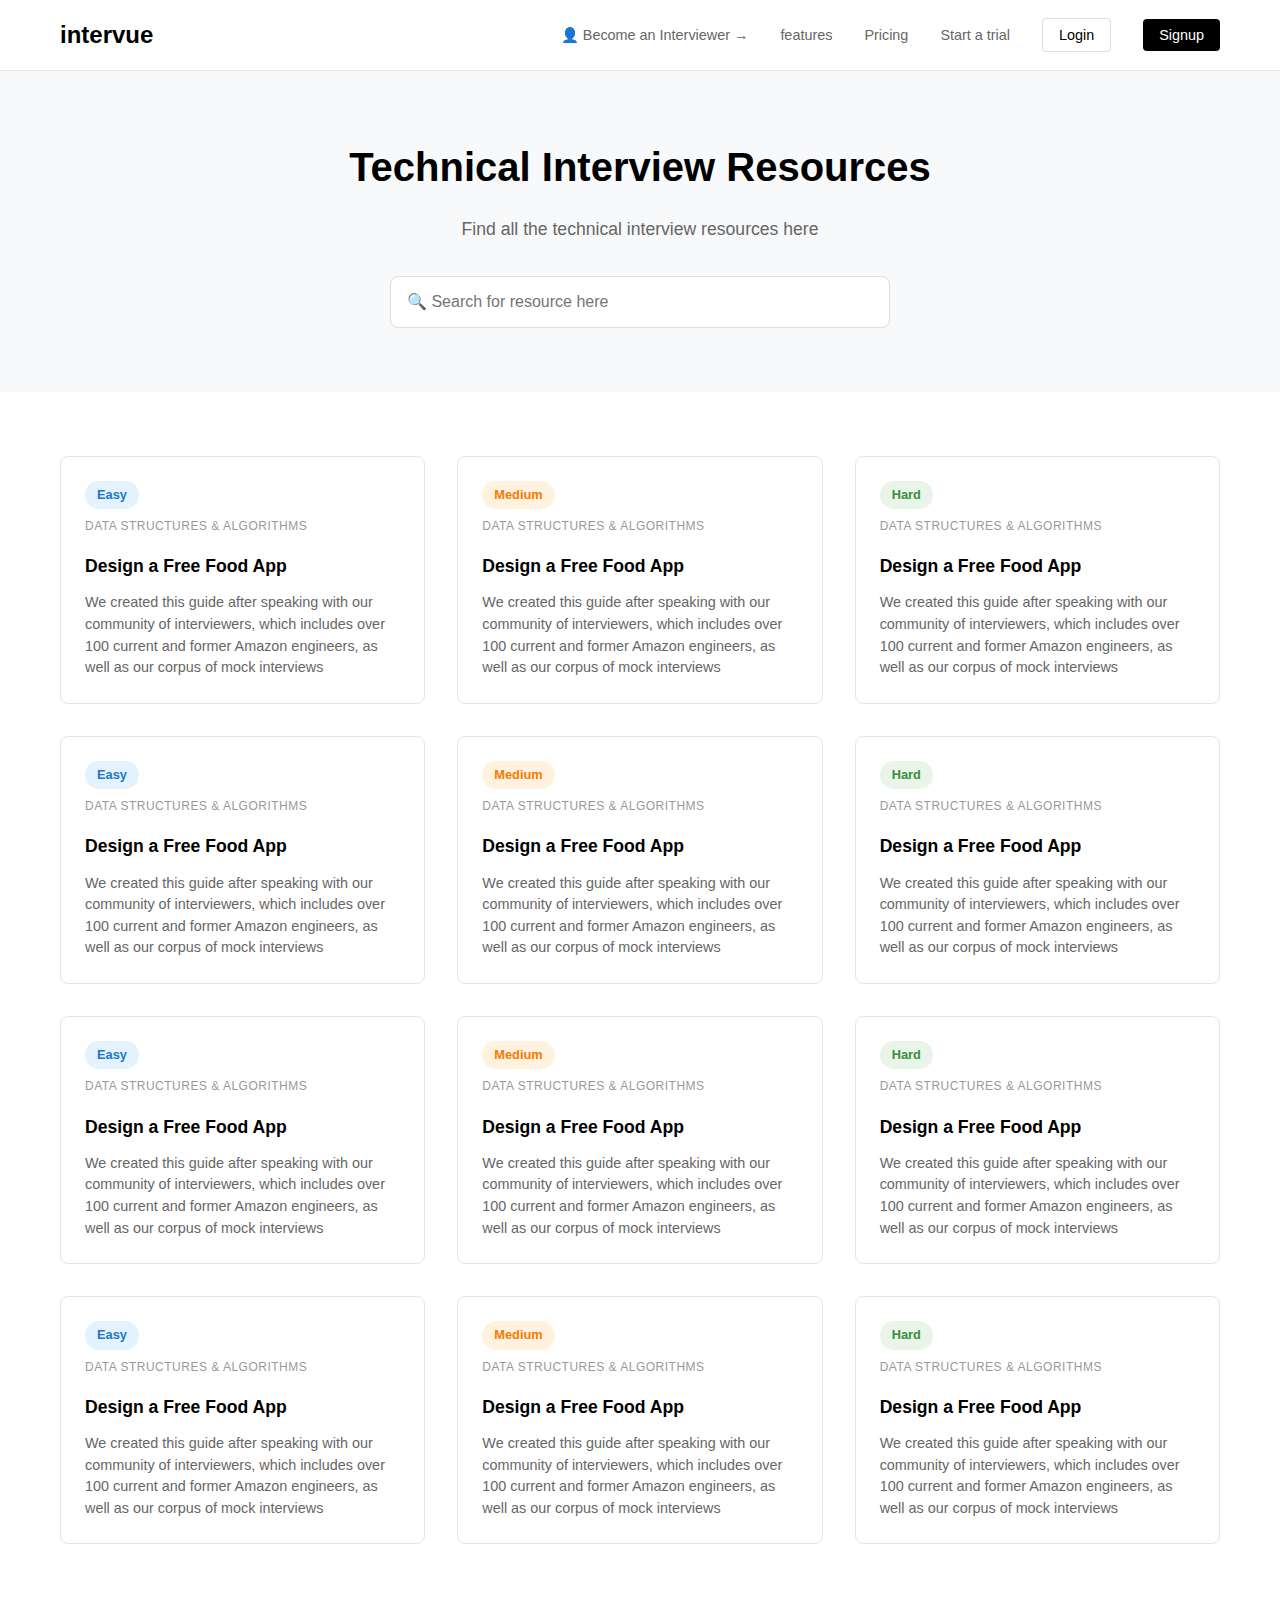
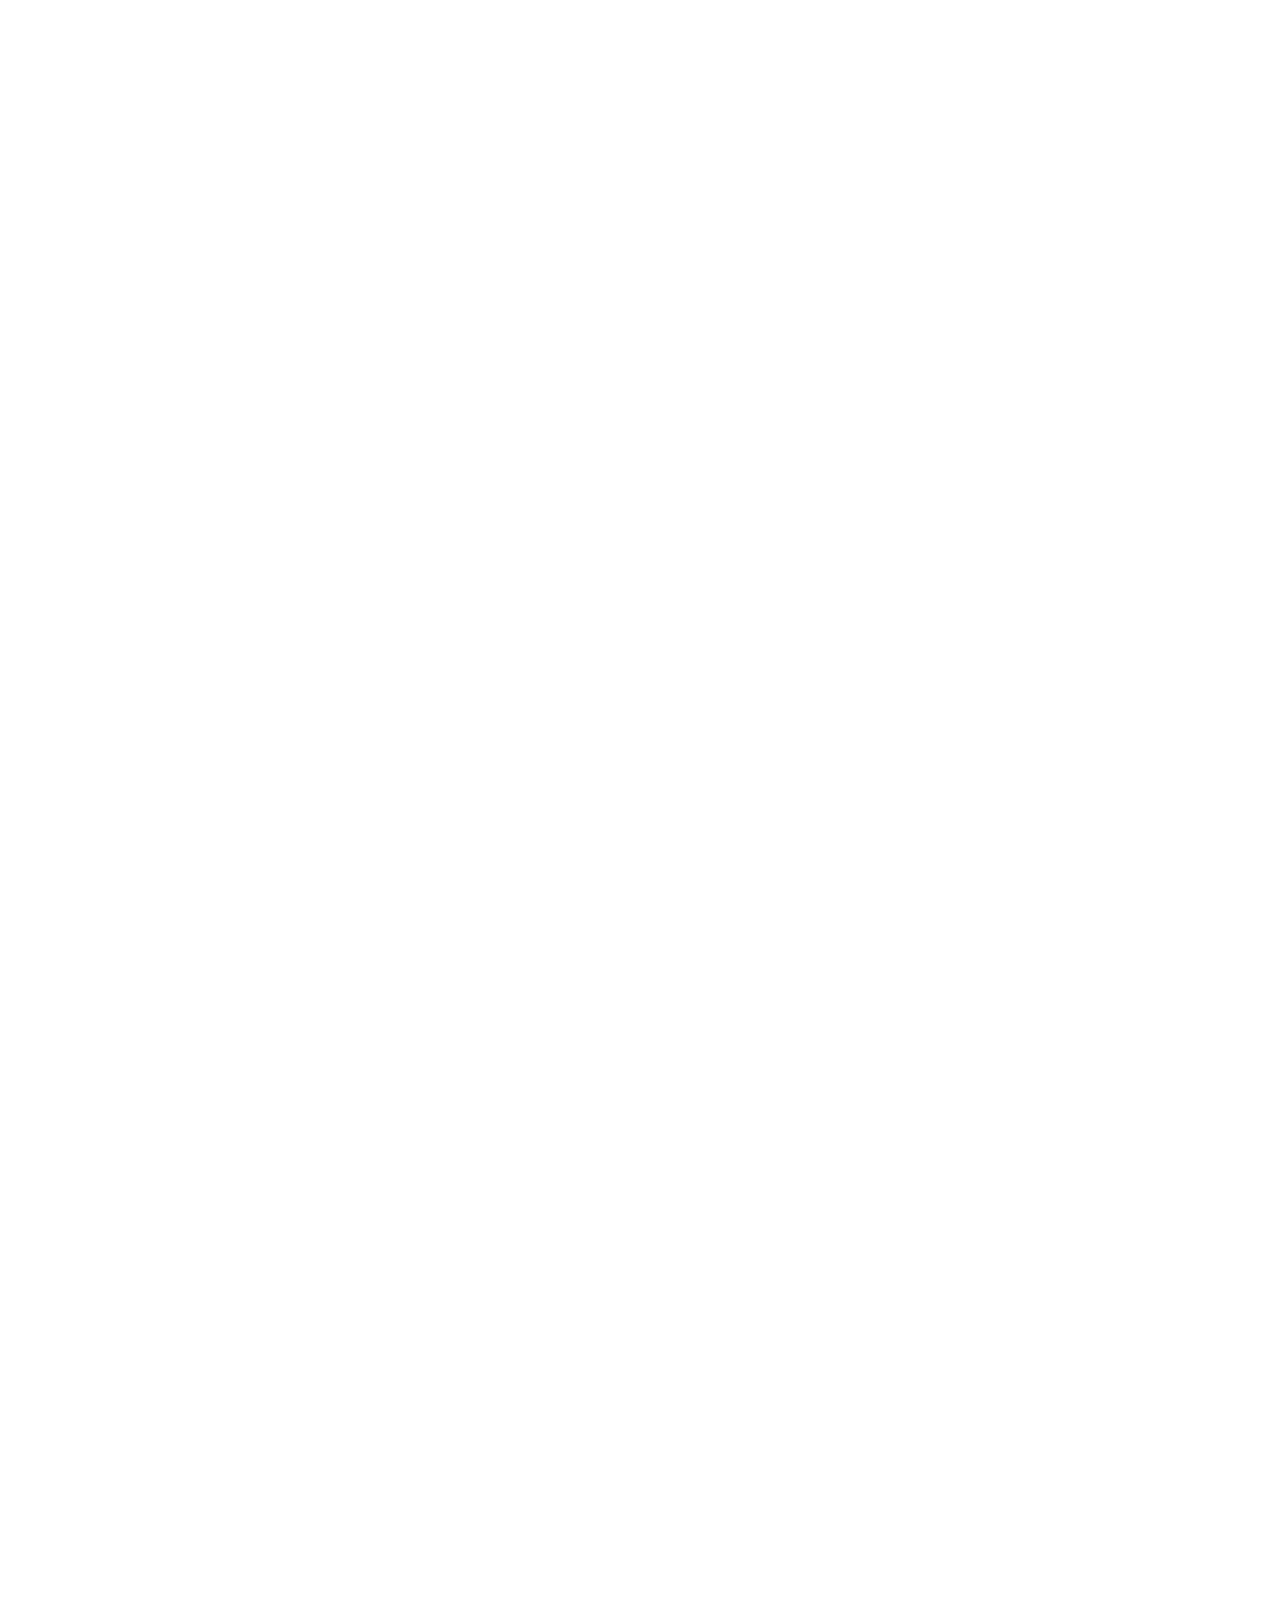
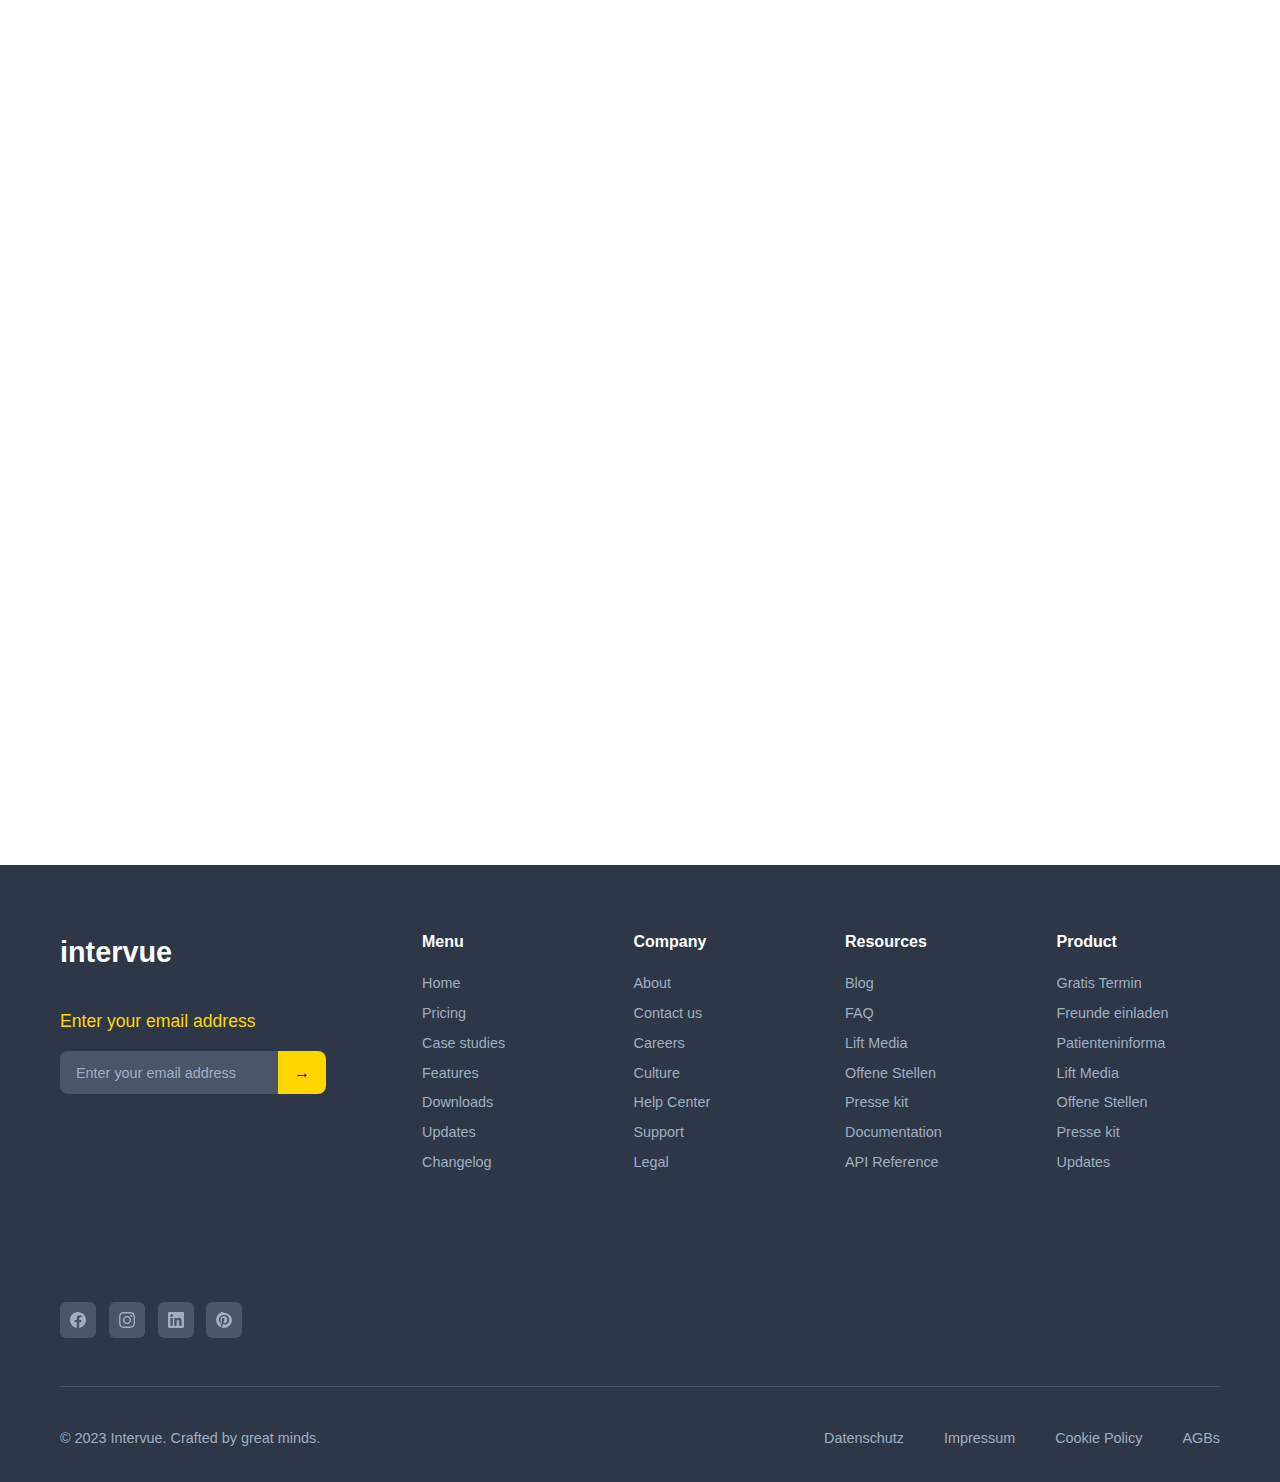
<file: index.html>
<!DOCTYPE html>
<html lang="en">
<head>
    <meta charset="UTF-8">
    <meta name="viewport" content="width=device-width, initial-scale=1.0">
    <title>Intervue - Technical Interview Resources</title>
    <link rel="stylesheet" href="styles.css">
</head>
    
<body>
    <!-- Header -->
    <header class="header">
        <div class="container">
            <div class="nav-brand">
                <h2>intervue</h2>
            </div>
            <button class="mobile-menu-toggle">
                <span></span>
                <span></span>
                <span></span>
            </button>
            <nav class="nav-menu">
                <a href="#" class="nav-link">👤 Become an Interviewer →</a>
                <a href="#" class="nav-link">features</a>
                <a href="#" class="nav-link">Pricing</a>
                <a href="#" class="nav-link">Start a trial</a>
                <button class="btn-login">Login</button>
                <button class="btn-signup">Signup</button>
            </nav>
        </div>
    </header>
    
    <!-- Mobile Sidebar Overlay -->
    <div class="mobile-sidebar-overlay"></div>
    
    <!-- Mobile Sidebar -->
    <div class="mobile-sidebar">
        <div class="mobile-sidebar-header">
            <h3>intervue</h3>
            <button class="mobile-sidebar-close">×</button>
        </div>
        <div class="mobile-sidebar-content">
            <div class="mobile-nav-section">
                <h4>Navigation</h4>
                <a href="#" class="mobile-nav-link">👤 Become an Interviewer</a>
                <a href="#" class="mobile-nav-link">Features</a>
                <a href="#" class="mobile-nav-link">Pricing</a>
                <a href="#" class="mobile-nav-link">Start a trial</a>
            </div>
            
            <div class="mobile-nav-buttons">
                <button class="btn-login">Login</button>
                <button class="btn-signup">Signup</button>
            </div>
        </div>
    </div>

    <!-- Hero Section -->
    <section class="hero">
        <div class="container">
            <h1>Technical Interview Resources</h1>
            <p>Find all the technical interview resources here</p>
            <div class="search-container">
                <input type="text" placeholder="🔍 Search for resource here" class="search-input">
            </div>
        </div>
    </section>

    <!-- Resources Grid -->
    <section class="resources">
        <div class="container">
            <div class="resources-grid">
                <!-- Row 1 -->
                <div class="resource-card">
                    <div class="difficulty-badge easy">Easy</div>
                    <div class="category">DATA STRUCTURES & ALGORITHMS</div>
                    <h3>Design a Free Food App</h3>
                    <p>We created this guide after speaking with our community of interviewers, which includes over 100 current and former Amazon engineers, as well as our corpus of mock interviews</p>
                </div>
                
                <div class="resource-card">
                    <div class="difficulty-badge medium">Medium</div>
                    <div class="category">DATA STRUCTURES & ALGORITHMS</div>
                    <h3>Design a Free Food App</h3>
                    <p>We created this guide after speaking with our community of interviewers, which includes over 100 current and former Amazon engineers, as well as our corpus of mock interviews</p>
                </div>
                
                <div class="resource-card">
                    <div class="difficulty-badge hard">Hard</div>
                    <div class="category">DATA STRUCTURES & ALGORITHMS</div>
                    <h3>Design a Free Food App</h3>
                    <p>We created this guide after speaking with our community of interviewers, which includes over 100 current and former Amazon engineers, as well as our corpus of mock interviews</p>
                </div>

                <!-- Row 2 -->
                <div class="resource-card">
                    <div class="difficulty-badge easy">Easy</div>
                    <div class="category">DATA STRUCTURES & ALGORITHMS</div>
                    <h3>Design a Free Food App</h3>
                    <p>We created this guide after speaking with our community of interviewers, which includes over 100 current and former Amazon engineers, as well as our corpus of mock interviews</p>
                </div>
                
                <div class="resource-card">
                    <div class="difficulty-badge medium">Medium</div>
                    <div class="category">DATA STRUCTURES & ALGORITHMS</div>
                    <h3>Design a Free Food App</h3>
                    <p>We created this guide after speaking with our community of interviewers, which includes over 100 current and former Amazon engineers, as well as our corpus of mock interviews</p>
                </div>
                
                <div class="resource-card">
                    <div class="difficulty-badge hard">Hard</div>
                    <div class="category">DATA STRUCTURES & ALGORITHMS</div>
                    <h3>Design a Free Food App</h3>
                    <p>We created this guide after speaking with our community of interviewers, which includes over 100 current and former Amazon engineers, as well as our corpus of mock interviews</p>
                </div>

                <!-- Row 3 -->
                <div class="resource-card">
                    <div class="difficulty-badge easy">Easy</div>
                    <div class="category">DATA STRUCTURES & ALGORITHMS</div>
                    <h3>Design a Free Food App</h3>
                    <p>We created this guide after speaking with our community of interviewers, which includes over 100 current and former Amazon engineers, as well as our corpus of mock interviews</p>
                </div>
                
                <div class="resource-card">
                    <div class="difficulty-badge medium">Medium</div>
                    <div class="category">DATA STRUCTURES & ALGORITHMS</div>
                    <h3>Design a Free Food App</h3>
                    <p>We created this guide after speaking with our community of interviewers, which includes over 100 current and former Amazon engineers, as well as our corpus of mock interviews</p>
                </div>
                
                <div class="resource-card">
                    <div class="difficulty-badge hard">Hard</div>
                    <div class="category">DATA STRUCTURES & ALGORITHMS</div>
                    <h3>Design a Free Food App</h3>
                    <p>We created this guide after speaking with our community of interviewers, which includes over 100 current and former Amazon engineers, as well as our corpus of mock interviews</p>
                </div>

                <!-- Row 4 -->
                <div class="resource-card">
                    <div class="difficulty-badge easy">Easy</div>
                    <div class="category">DATA STRUCTURES & ALGORITHMS</div>
                    <h3>Design a Free Food App</h3>
                    <p>We created this guide after speaking with our community of interviewers, which includes over 100 current and former Amazon engineers, as well as our corpus of mock interviews</p>
                </div>
                
                <div class="resource-card">
                    <div class="difficulty-badge medium">Medium</div>
                    <div class="category">DATA STRUCTURES & ALGORITHMS</div>
                    <h3>Design a Free Food App</h3>
                    <p>We created this guide after speaking with our community of interviewers, which includes over 100 current and former Amazon engineers, as well as our corpus of mock interviews</p>
                </div>
                
                <div class="resource-card">
                    <div class="difficulty-badge hard">Hard</div>
                    <div class="category">DATA STRUCTURES & ALGORITHMS</div>
                    <h3>Design a Free Food App</h3>
                    <p>We created this guide after speaking with our community of interviewers, which includes over 100 current and former Amazon engineers, as well as our corpus of mock interviews</p>
                </div>
            </div>
        </div>
    </section>

    <!-- Security Section -->
    <section class="security">
        <div class="container">
            <h2>Security is our top priority</h2>
            <p>Intervue serves startups to fortune 500 companies with enterprise grade security baked in by design</p>
            
            <div class="security-grid">
                <div class="security-card">
                    <div class="security-icon">🔒</div>
                    <h3>Security</h3>
                    <p>Protecting your data at every layer is fundamental to how Intervue works</p>
                    <a href="#" class="arrow-link">→</a>
                </div>
                
                <div class="security-card">
                    <div class="security-icon">📋</div>
                    <h3>Compliances</h3>
                    <p>Enterprise grade compliance commitments where we have audited and certified to those commitments</p>
                    <a href="#" class="arrow-link">→</a>
                </div>
                
                <div class="security-card">
                    <div class="security-icon">🚀</div>
                    <h3>Intervue for Startups</h3>
                    <a href="#" class="arrow-link">→</a>
                </div>
                
                <div class="security-card">
                    <div class="security-icon">🌐</div>
                    <h3>Intervue for Enterprises</h3>
                    <a href="#" class="arrow-link">→</a>
                </div>
            </div>
        </div>
    </section>

    <!-- Testimonial Section -->
    <section class="testimonial">
        <div class="container">
            <div class="testimonial-content">
                <div class="testimonial-image">
                    <div class="video-player"></div>
                    <div class="testimonial-info">
                        <h4>Niket Gupta</h4>
                        <p>Head of Acquisition, Yubi</p>
                    </div>
                </div>
                <div class="testimonial-text">
                    <p>After interviewing candidates on Intervue, we were able to convert at least 5% of people from our application base to hires.</p>
                    <div class="testimonial-author">
                        <strong>Niket Gupta</strong><br>
                        Group head of talent acquisition, Yubi
                    </div>
                    <a href="#" class="see-more">See more customer stories →</a>
                </div>
            </div>
        </div>
    </section>

    <!-- Products Section -->
    <section class="products">
        <div class="container">
            <h2>Explore more products on intervue</h2>
            
            <div class="products-grid">
                <div class="product-card">
                    <div class="product-image">
                        <img src="images/screenshot-1.png" alt="On-demand">
                    </div>
                    <h3>On-demand</h3>
                    <p>Save 90% of engineering & recruitment bandwidth, outsource candidate interviews to us</p>
                    <a href="#" class="know-more">Know more →</a>
                </div>
                
                <div class="product-card">
                    <div class="product-image">
                        <img src="images/screenshot-2.png" alt="Live interviews">
                    </div>
                    <h3>Live interviews</h3>
                    <p>Access candidates in real-time with our live coding environment & integrated video calls</p>
                    <a href="#" class="know-more">Know more →</a>
                </div>
                
                <div class="product-card">
                    <div class="product-image">
                        <img src="images/screenshot-3.png" alt="Assessments">
                    </div>
                    <h3>Assessments</h3>
                    <p>Share assessments across batches with MCQ, Programming and Subjective questions.</p>
                    <a href="#" class="know-more">Know more →</a>
                </div>
            </div>
        </div>
    </section>

    <!-- FAQ Section -->
    <section class="faq">
        <div class="container">
            <h2>Frequently Asked Questions</h2>
            <p class="faq-description">Cras tincidunt lobortis feugiat vivamus at morbi leo urna molestie atole elementum eu facilisis faucibus interdum posuere.</p>
            
            <div class="faq-content">
                <div class="faq-left">
                    <h3>FAQs</h3>
                    <p>Here are frequently asked questions to clear all your doubts.</p>
                    
                    <div style="margin-bottom: 2rem;">
                        <h4 style="font-size: 1.1rem; font-weight: 600; margin-bottom: 0.5rem; color: #000;">Still have doubts?</h4>
                        <a href="#" class="faq-contact">
                            📞 Talk to our representative
                        </a>
                    </div>
                </div>
                
                <div class="faq-items">
                    <div class="faq-item">
                        <div class="faq-question">
                            <span>How do I schedule an Interview?</span>
                            <span class="faq-toggle">+</span>
                        </div>
                        <div class="faq-answer">
                            <p>You can schedule an interview by logging into your dashboard and selecting the "Schedule Interview" option. Choose your preferred time slot and interviewer based on your requirements.</p>
                        </div>
                    </div>
                    
                    <div class="faq-item">
                        <div class="faq-question">
                            <span>Will I be charged per interview?</span>
                            <span class="faq-toggle">+</span>
                        </div>
                        <div class="faq-answer">
                            <p>Our pricing model varies based on your subscription plan. Some plans include a certain number of interviews, while others charge per interview. Check your plan details for specific pricing information.</p>
                        </div>
                    </div>
                    
                    <div class="faq-item">
                        <div class="faq-question">
                            <span>Can I get a trial for On-demand interviews?</span>
                            <span class="faq-toggle">+</span>
                        </div>
                        <div class="faq-answer">
                            <p>Yes, we offer a trial period for our On-demand interview service. You can start your trial by clicking the "Start a trial" button in the header and experience our platform before committing to a subscription.</p>
                        </div>
                    </div>
                    
                    <div class="faq-item">
                        <div class="faq-question">
                            <span>What types of assessments are available?</span>
                            <span class="faq-toggle">+</span>
                        </div>
                        <div class="faq-answer">
                            <p>We offer various types of assessments including MCQ questions, programming challenges, and subjective questions. You can customize assessments based on your specific requirements and job roles.</p>
                        </div>
                    </div>
                </div>
            </div>
            
            <!-- Still have doubts section -->
            <div class="faq-contact-section">
                <h3>Still have doubts?</h3>
                <a href="#" class="faq-contact-link">
                    📞 Talk to our representative
                </a>
            </div>
        </div>
    </section>

    <!-- Footer -->
    <footer class="footer">
        <div class="container">
            <div class="footer-content">
                <div class="footer-brand">
                    <h2>intervue</h2>
                    
                    <div class="newsletter">
                        <h3>Enter your email address</h3>
                        <div class="newsletter-form">
                            <input type="email" placeholder="Enter your email address">
                            <button type="submit">→</button>
                        </div>
                    </div>
                </div>
                
                <div class="footer-links">
                    <div class="footer-column">
                        <h4>Menu</h4>
                        <a href="#">Home</a>
                        <a href="#">Pricing</a>
                        <a href="#">Case studies</a>
                        <a href="#">Features</a>
                        <a href="#">Downloads</a>
                        <a href="#">Updates</a>
                        <a href="#">Changelog</a>
                    </div>
                    
                    <div class="footer-column">
                        <h4>Company</h4>
                        <a href="#">About</a>
                        <a href="#">Contact us</a>
                        <a href="#">Careers</a>
                        <a href="#">Culture</a>
                        <a href="#">Help Center</a>
                        <a href="#">Support</a>
                        <a href="#">Legal</a>
                    </div>
                    
                    <div class="footer-column">
                        <h4>Resources</h4>
                        <a href="#">Blog</a>
                        <a href="#">FAQ</a>
                        <a href="#">Lift Media</a>
                        <a href="#">Offene Stellen</a>
                        <a href="#">Presse kit</a>
                        <a href="#">Documentation</a>
                        <a href="#">API Reference</a>
                    </div>
                    
                    <div class="footer-column">
                        <h4>Product</h4>
                        <a href="#">Gratis Termin</a>
                        <a href="#">Freunde einladen</a>
                        <a href="#">Patienteninforma</a>
                        <a href="#">Lift Media</a>
                        <a href="#">Offene Stellen</a>
                        <a href="#">Presse kit</a>
                        <a href="#">Updates</a>
                    </div>
                </div>
                
                <div class="footer-social">
                    <a href="#" aria-label="Facebook">
                        <svg width="16" height="16" viewBox="0 0 24 24" fill="currentColor">
                            <path d="M24 12.073c0-6.627-5.373-12-12-12s-12 5.373-12 12c0 5.99 4.388 10.954 10.125 11.854v-8.385H7.078v-3.47h3.047V9.43c0-3.007 1.792-4.669 4.533-4.669 1.312 0 2.686.235 2.686.235v2.953H15.83c-1.491 0-1.956.925-1.956 1.874v2.25h3.328l-.532 3.47h-2.796v8.385C19.612 23.027 24 18.062 24 12.073z"/>
                        </svg>
                    </a>
                    <a href="#" aria-label="Instagram">
                        <svg width="16" height="16" viewBox="0 0 24 24" fill="currentColor">
                            <path d="M12 2.163c3.204 0 3.584.012 4.85.07 3.252.148 4.771 1.691 4.919 4.919.058 1.265.069 1.645.069 4.849 0 3.205-.012 3.584-.069 4.849-.149 3.225-1.664 4.771-4.919 4.919-1.266.058-1.644.07-4.85.07-3.204 0-3.584-.012-4.849-.07-3.26-.149-4.771-1.699-4.919-4.92-.058-1.265-.07-1.644-.07-4.849 0-3.204.013-3.583.07-4.849.149-3.227 1.664-4.771 4.919-4.919 1.266-.057 1.645-.069 4.849-.069zm0-2.163c-3.259 0-3.667.014-4.947.072-4.358.2-6.78 2.618-6.98 6.98-.059 1.281-.073 1.689-.073 4.948 0 3.259.014 3.668.072 4.948.2 4.358 2.618 6.78 6.98 6.98 1.281.058 1.689.072 4.948.072 3.259 0 3.668-.014 4.948-.072 4.354-.2 6.782-2.618 6.979-6.98.059-1.28.073-1.689.073-4.948 0-3.259-.014-3.667-.072-4.947-.196-4.354-2.617-6.78-6.979-6.98-1.281-.059-1.69-.073-4.949-.073zm0 5.838c-3.403 0-6.162 2.759-6.162 6.162s2.759 6.163 6.162 6.163 6.162-2.759 6.162-6.163c0-3.403-2.759-6.162-6.162-6.162zm0 10.162c-2.209 0-4-1.79-4-4 0-2.209 1.791-4 4-4s4 1.791 4 4c0 2.21-1.791 4-4 4zm6.406-11.845c-.796 0-1.441.645-1.441 1.44s.645 1.44 1.441 1.44c.795 0 1.439-.645 1.439-1.44s-.644-1.44-1.439-1.44z"/>
                        </svg>
                    </a>
                    <a href="#" aria-label="LinkedIn">
                        <svg width="16" height="16" viewBox="0 0 24 24" fill="currentColor">
                            <path d="M20.447 20.452h-3.554v-5.569c0-1.328-.027-3.037-1.852-3.037-1.853 0-2.136 1.445-2.136 2.939v5.667H9.351V9h3.414v1.561h.046c.477-.9 1.637-1.85 3.37-1.85 3.601 0 4.267 2.37 4.267 5.455v6.286zM5.337 7.433c-1.144 0-2.063-.926-2.063-2.065 0-1.138.92-2.063 2.063-2.063 1.14 0 2.064.925 2.064 2.063 0 1.139-.925 2.065-2.064 2.065zm1.782 13.019H3.555V9h3.564v11.452zM22.225 0H1.771C.792 0 0 .774 0 1.729v20.542C0 23.227.792 24 1.771 24h20.451C23.2 24 24 23.227 24 22.271V1.729C24 .774 23.2 0 22.222 0h.003z"/>
                        </svg>
                    </a>
                    <a href="#" aria-label="Pinterest">
                        <svg width="16" height="16" viewBox="0 0 24 24" fill="currentColor">
                            <path d="M12.017 0C5.396 0 .029 5.367.029 11.987c0 5.079 3.158 9.417 7.618 11.174-.105-.949-.199-2.403.041-3.439.219-.937 1.406-5.957 1.406-5.957s-.359-.72-.359-1.781c0-1.663.967-2.911 2.168-2.911 1.024 0 1.518.769 1.518 1.688 0 1.029-.653 2.567-.992 3.992-.285 1.193.6 2.165 1.775 2.165 2.128 0 3.768-2.245 3.768-5.487 0-2.861-2.063-4.869-5.008-4.869-3.41 0-5.409 2.562-5.409 5.199 0 1.033.394 2.143.889 2.741.099.12.112.225.085.345-.09.375-.293 1.199-.334 1.363-.053.225-.172.271-.402.165-1.495-.69-2.433-2.878-2.433-4.646 0-3.776 2.748-7.252 7.92-7.252 4.158 0 7.392 2.967 7.392 6.923 0 4.135-2.607 7.462-6.233 7.462-1.214 0-2.357-.629-2.75-1.378l-.748 2.853c-.271 1.043-1.002 2.35-1.492 3.146C9.57 23.812 10.763 24.009 12.017 24.009c6.624 0 11.99-5.367 11.99-11.988C24.007 5.367 18.641.001.012.001z.017-.017z"/>
                        </svg>
                    </a>
                </div>
            </div>
            
            <div class="footer-bottom">
                <p>© 2023 Intervue. Crafted by great minds.</p>
                <div class="footer-bottom-links">
                    <a href="#">Datenschutz</a>
                    <a href="#">Impressum</a>
                    <a href="#">Cookie Policy</a>
                    <a href="#">AGBs</a>
                </div>
            </div>
        </div>
    </footer>

    <script src="script.js"></script>
</body>
</html>
</file>
<file: styles.css>
@import url('https://fonts.googleapis.com/css2?family=Bree+Serif&family=Caveat:wght@400;700&family=Lobster&family=Monoton&family=Open+Sans:ital,wght@0,400;0,700;1,400;1,700&family=Playfair+Display+SC:ital,wght@0,400;0,700;1,700&family=Playfair+Display:ital,wght@0,400;0,700;1,700&family=Roboto:ital,wght@0,400;0,700;1,400;1,700&family=Source+Sans+Pro:ital,wght@0,400;0,700;1,700&family=Work+Sans:ital,wght@0,400;0,700;1,700&display=swap');
* {
    margin: 0;
    padding: 0;
    box-sizing: border-box;
}

body {
    font-family: 'Sora', sans-serif;
    line-height: 1.6;
    color: #333;
    background-color: #fff;
}

.container {
    max-width: 1200px;
    margin: 0 auto;
    padding: 0 20px;
}

/* Header */
.header {
    background: #fff;
    border-bottom: 1px solid #e5e5e5;
    padding: 1rem 0;
    position: sticky;
    top: 0;
    z-index: 100;
}

.header .container {
    display: flex;
    justify-content: space-between;
    align-items: center;
}

.nav-brand h2 {
    font-size: 1.5rem;
    font-weight: 600;
    color: #000;
}

.nav-menu {
    display: flex;
    align-items: center;
    gap: 2rem;
}

.nav-link {
    text-decoration: none;
    color: #666;
    font-size: 0.9rem;
    transition: color 0.3s ease;
}

.nav-link:hover {
    color: #000;
}

.btn-login {
    background: none;
    border: 1px solid #ddd;
    padding: 0.5rem 1rem;
    border-radius: 4px;
    cursor: pointer;
    font-size: 0.9rem;
    transition: all 0.3s ease;
}

.btn-login:hover {
    background: #f5f5f5;
}

.btn-signup {
    background: #000;
    color: #fff;
    border: none;
    padding: 0.5rem 1rem;
    border-radius: 4px;
    cursor: pointer;
    font-size: 0.9rem;
    transition: all 0.3s ease;
}

.btn-signup:hover {
    background: #333;
}

/* Hero Section */
.hero {
    background: #f8f9fa;
    padding: 4rem 0;
    text-align: center;
}

.hero h1 {
    font-size: 2.5rem;
    font-weight: 600;
    margin-bottom: 1rem;
    color: #000;
}

.hero p {
    font-size: 1.1rem;
    color: #666;
    margin-bottom: 2rem;
}

.search-container {
    max-width: 500px;
    margin: 0 auto;
}

.search-input {
    width: 100%;
    padding: 1rem;
    border: 1px solid #ddd;
    border-radius: 8px;
    font-size: 1rem;
    background: #fff;
}

.search-input:focus {
    outline: none;
    border-color: #007bff;
    box-shadow: 0 0 0 3px rgba(0, 123, 255, 0.1);
}

/* Resources Grid */
.resources {
    padding: 4rem 0;
}

.resources-grid {
    display: grid;
    grid-template-columns: repeat(3, 1fr);
    gap: 2rem;
}

.resource-card {
    background: #fff;
    border: 1px solid #e5e5e5;
    border-radius: 8px;
    padding: 1.5rem;
    transition: all 0.3s ease;
}

.resource-card:hover {
    box-shadow: 0 4px 12px rgba(0, 0, 0, 0.1);
    transform: translateY(-2px);
}

.difficulty-badge {
    display: inline-block;
    padding: 0.25rem 0.75rem;
    border-radius: 20px;
    font-size: 0.8rem;
    font-weight: 600;
    margin-bottom: 0.5rem;
}

.difficulty-badge.easy {
    background: #e3f2fd;
    color: #1976d2;
}

.difficulty-badge.medium {
    background: #fff3e0;
    color: #f57c00;
}

.difficulty-badge.hard {
    background: #e8f5e8;
    color: #388e3c;
}

.category {
    font-size: 0.75rem;
    color: #999;
    text-transform: uppercase;
    letter-spacing: 0.5px;
    margin-bottom: 1rem;
}

.resource-card h3 {
    font-size: 1.1rem;
    font-weight: 600;
    margin-bottom: 0.75rem;
    color: #000;
}

.resource-card p {
    font-size: 0.9rem;
    color: #666;
    line-height: 1.5;
}

/* Security Section */
.security {
    background: #f8f9fa;
    padding: 4rem 0;
}

.security h2 {
    font-size: 2rem;
    font-weight: 600;
    text-align: center;
    margin-bottom: 1rem;
    color: #000;
}

.security > .container > p {
    text-align: center;
    color: #666;
    margin-bottom: 3rem;
    font-size: 1.1rem;
}

.security-grid {
    display: grid;
    grid-template-columns: repeat(2, 1fr);
    gap: 2rem;
}

.security-card {
    background: #fff;
    padding: 2rem;
    border-radius: 8px;
    border: 1px solid #e5e5e5;
    position: relative;
    transition: all 0.3s ease;
}

.security-card:hover {
    box-shadow: 0 4px 12px rgba(0, 0, 0, 0.1);
}

.security-icon {
    font-size: 2rem;
    margin-bottom: 1rem;
}

.security-card h3 {
    font-size: 1.2rem;
    font-weight: 600;
    margin-bottom: 0.75rem;
    color: #000;
}

.security-card p {
    color: #666;
    font-size: 0.9rem;
    line-height: 1.5;
    margin-bottom: 1rem;
}

.arrow-link {
    position: absolute;
    bottom: 1.5rem;
    right: 1.5rem;
    font-size: 1.2rem;
    color: #666;
    text-decoration: none;
    transition: color 0.3s ease;
}

.arrow-link:hover {
    color: #000;
}

/* Testimonial Section */
.testimonial {
    padding: 4rem 0;
    background: #fff;
}

.testimonial-content {
    display: grid;
    grid-template-columns: 1fr 1fr;
    gap: 3rem;
    align-items: center;
}

.testimonial-image {
    position: relative;
    background: #e5e7eb;
    border-radius: 0 50px 50px 0;
    padding: 3rem 2rem;
    display: flex;
    align-items: center;
    justify-content: center;
    min-height: 300px;
}

.video-player {
    width: 80px;
    height: 80px;
    background: #60a5fa;
    border-radius: 50%;
    display: flex;
    align-items: center;
    justify-content: center;
    cursor: pointer;
    transition: all 0.3s ease;
    box-shadow: 0 4px 12px rgba(96, 165, 250, 0.3);
}

.video-player:hover {
    background: #3b82f6;
    transform: scale(1.05);
}

.video-player::after {
    content: '▶';
    color: white;
    font-size: 24px;
    margin-left: 4px;
}

.testimonial-info {
    position: absolute;
    bottom: 2rem;
    left: 2rem;
    color: #374151;
}

.testimonial-info h4 {
    font-size: 1.1rem;
    font-weight: 600;
    margin-bottom: 0.25rem;
}

.testimonial-info p {
    font-size: 0.9rem;
    opacity: 0.7;
}

.testimonial-text p {
    font-size: 1.2rem;
    line-height: 1.6;
    color: #333;
    margin-bottom: 2rem;
}

.testimonial-author {
    margin-bottom: 1rem;
    color: #666;
}

.see-more {
    color: #007bff;
    text-decoration: none;
    font-weight: 500;
}

.see-more:hover {
    text-decoration: underline;
}

/* Products Section */
.products {
    background: #f8f9fa;
    padding: 4rem 0;
}

.products h2 {
    font-size: 2rem;
    font-weight: 600;
    text-align: center;
    margin-bottom: 3rem;
    color: #000;
}

.products-grid {
    display: grid;
    grid-template-columns: repeat(3, 1fr);
    gap: 2rem;
}

.product-card {
    background: #fff;
    border-radius: 8px;
    overflow: hidden;
    border: 1px solid #e5e5e5;
    transition: all 0.3s ease;
}

.product-card:hover {
    box-shadow: 0 4px 12px rgba(0, 0, 0, 0.1);
    transform: translateY(-2px);
}

.product-image {
    height: 200px;
    overflow: hidden;
}

.product-image img {
    width: 100%;
    height: 100%;
    object-fit: cover;
}

.product-card h3 {
    font-size: 1.2rem;
    font-weight: 600;
    margin: 1.5rem 1.5rem 0.75rem;
    color: #000;
}

.product-card p {
    color: #666;
    font-size: 0.9rem;
    line-height: 1.5;
    margin: 0 1.5rem 1rem;
}

.know-more {
    display: block;
    color: #007bff;
    text-decoration: none;
    font-weight: 500;
    margin: 0 1.5rem 1.5rem;
}

.know-more:hover {
    text-decoration: underline;
}

/* FAQ Section */
.faq {
    background: #fdf2f8;
    padding: 4rem 0;
}

.faq h2 {
    font-size: 2rem;
    font-weight: 600;
    margin-bottom: 1rem;
    color: #000;
    text-align: center;
}

.faq-description {
    text-align: center;
    color: #666;
    margin-bottom: 3rem;
    font-size: 1.1rem;
    max-width: 600px;
    margin-left: auto;
    margin-right: auto;
}

.faq-content {
    display: grid;
    grid-template-columns: 1fr 2fr;
    gap: 4rem;
    align-items: start;
}

.faq-left {
    background: #fff;
    padding: 2rem;
    border-radius: 12px;
    box-shadow: 0 4px 12px rgba(0, 0, 0, 0.1);
}

.faq-left h3 {
    font-size: 1.5rem;
    font-weight: 600;
    margin-bottom: 1rem;
    color: #000;
}

.faq-left p {
    color: #666;
    line-height: 1.6;
    margin-bottom: 1.5rem;
}

.faq-contact {
    display: flex;
    align-items: center;
    gap: 0.5rem;
    color: #007bff;
    text-decoration: none;
    font-weight: 500;
}

.faq-contact:hover {
    text-decoration: underline;
}

.faq-items {
    max-width: 800px;
}

.faq-item {
    background: #fff;
    border-radius: 8px;
    margin-bottom: 1rem;
    overflow: hidden;
    box-shadow: 0 2px 4px rgba(0, 0, 0, 0.1);
}

.faq-question {
    display: flex;
    justify-content: space-between;
    align-items: center;
    cursor: pointer;
    font-weight: 600;
    color: #000;
    padding: 1.5rem;
    transition: background-color 0.3s ease;
}

.faq-question:hover {
    background-color: #f9fafb;
}

.faq-toggle {
    font-size: 1.5rem;
    color: #666;
    transition: transform 0.3s ease;
    font-weight: 300;
}

.faq-answer {
    padding: 0 1.5rem 1.5rem;
    color: #666;
    line-height: 1.6;
    display: none;
}

.faq-item.active .faq-answer {
    display: block;
}

.faq-item.active .faq-toggle {
    transform: rotate(45deg);
}

/* FAQ Contact Section */
.faq-contact-section {
    background: #fff;
    padding: 2rem;
    border-radius: 12px;
    box-shadow: 0 4px 12px rgba(0, 0, 0, 0.1);
    text-align: center;
    margin-top: 2rem;
}

.faq-contact-section h3 {
    font-size: 1.2rem;
    font-weight: 600;
    margin-bottom: 1rem;
    color: #000;
}

.faq-contact-link {
    display: inline-flex;
    align-items: center;
    gap: 0.5rem;
    color: #007bff;
    text-decoration: none;
    font-weight: 500;
    font-size: 1rem;
    padding: 0.75rem 1.5rem;
    border: 1px solid #007bff;
    border-radius: 8px;
    transition: all 0.3s ease;
}

.faq-contact-link:hover {
    background: #007bff;
    color: #fff;
    transform: translateY(-1px);
    box-shadow: 0 4px 8px rgba(0, 123, 255, 0.2);
}

/* Footer */
.footer {
    background: #2d3748;
    color: #fff;
    padding: 4rem 0 2rem;
}

.footer-content {
    margin-bottom: 3rem;
}

.footer-brand h2 {
    font-size: 1.8rem;
    font-weight: 600;
    margin-bottom: 1.5rem;
    color: #fff;
}


.newsletter {
    margin-top: 2rem;
    margin-bottom: 2rem;
}

.newsletter h3 {
    font-size: 1.1rem;
    font-weight: 500;
    margin-bottom: 1rem;
    color: #ffd700;
}

.newsletter-form {
    display: flex;
    gap: 0;
    max-width: 320px;
    border-radius: 8px;
    overflow: hidden;
}

.newsletter-form input {
    flex: 1;
    padding: 0.8rem 1rem;
    border: none;
    background: #4a5568;
    color: #fff;
    font-size: 0.9rem;
    border-radius: 0;
}

.newsletter-form input::placeholder {
    color: #a0aec0;
}

.newsletter-form button {
    padding: 0.8rem 1rem;
    background: #ffd700;
    color: #000;
    border: none;
    cursor: pointer;
    font-size: 1rem;
    font-weight: bold;
    transition: background 0.3s ease;
    border-radius: 0;
}

.newsletter-form button:hover {
    background: #ffed4e;
}

.footer-links {
    display: grid;
    grid-template-columns: repeat(4, 1fr);
    gap: 3rem;
    margin-bottom: 2rem;
}

.social-links {
    display: none;
}

.footer-social {
    margin-top: 1.5rem;
    display: flex;
    gap: 0.8rem;
}

.footer-social a {
    display: inline-flex;
    align-items: center;
    justify-content: center;
    width: 36px;
    height: 36px;
    background: #4a5568;
    border-radius: 6px;
    text-decoration: none;
    transition: all 0.3s ease;
    color: #a0aec0;
}

.footer-social a:hover {
    background: #718096;
    color: #fff;
    transform: translateY(-2px);
}

.footer-column {
    text-align: left;
}

.footer-column h4 {
    font-size: 1rem;
    font-weight: 600;
    margin-bottom: 1.2rem;
    color: #fff;
}

.footer-column a {
    display: block;
    color: #a0aec0;
    text-decoration: none;
    font-size: 0.9rem;
    margin-bottom: 0.6rem;
    transition: color 0.3s ease;
    line-height: 1.4;
}

.footer-column a:hover {
    color: #fff;
}

.footer-bottom {
    border-top: 1px solid #4a5568;
    padding-top: 2.5rem;
    display: flex;
    justify-content: space-between;
    align-items: center;
    font-size: 0.9rem;
    color: #a0aec0;
}

.footer-bottom-links {
    display: flex;
    gap: 2.5rem;
}

.footer-bottom-links a {
    color: #a0aec0;
    text-decoration: none;
    font-size: 0.9rem;
    transition: color 0.3s ease;
}

.footer-bottom-links a:hover {
    color: #fff;
}

/* Large and XL devices footer layout */
@media (min-width: 1024px) {
    /* Hide the bottom "Still have doubts" section on large devices */
    .faq-contact-section {
        display: none;
    }
    
    .footer-content {
        display: grid;
        grid-template-columns: 1fr 4fr;
        gap: 6rem;
        align-items: start;
    }
    
    .footer-brand {
        grid-column: 1;
    }
    
    .footer-links {
        grid-column: 2;
        margin-bottom: 0;
    }
    
    .footer-social {
        grid-column: 1;
        margin-top: 1.5rem;
    }
}

@media (min-width: 769px) and (max-width: 1023px) {
    /* Hide the bottom "Still have doubts" section on tablet devices */
    .faq-contact-section {
        display: none;
    }
    
    .footer-content {
        display: block;
    }
    
    .footer-brand {
        margin-bottom: 3rem;
        text-align: center;
    }
    
    .newsletter {
        text-align: center;
    }
    
    .newsletter-form {
        margin: 0 auto;
    }
    
    .footer-social {
        justify-content: center;
        margin-top: 2rem;
    }
    
    .footer-links {
        margin-bottom: 3rem;
    }
}
/* Mobile Responsive Updates */
@media (max-width: 768px) {
    /* Show only first 2 FAQ items on mobile */
    .faq-item:nth-child(n+3) {
        display: none;
    }
    
    .faq {
        padding: 3rem 0;
    }
    
    .faq h2 {
        font-size: 1.5rem;
        text-align: left;
        margin-bottom: 0.5rem;
    }
    
    .faq-description {
        text-align: left;
        font-size: 1rem;
        margin-bottom: 2rem;
        max-width: none;
    }
    
    .faq-content {
        grid-template-columns: 1fr;
        gap: 0;
    }
    
    .faq-left {
        display: none;
    }
    
    .faq-items {
        max-width: none;
    }
    
    .faq-question {
        padding: 1.25rem;
        font-size: 0.95rem;
    }
    
    .faq-answer {
        padding: 0 1.25rem 1.25rem;
        font-size: 0.9rem;
    }
    
    .faq-contact-section {
        margin-top: 1.5rem;
        padding: 1.5rem;
    }
    
    .faq-contact-section h3 {
        font-size: 1.1rem;
        margin-bottom: 0.75rem;
    }
    
    .faq-contact-link {
        font-size: 0.95rem;
        padding: 0.65rem 1.25rem;
    }
    
    .footer-content {
        text-align: left;
        display: block;
        margin-bottom: 2rem;
    }
    
    .footer-brand h2 {
        text-align: left;
        margin-bottom: 1.5rem;
    }
    
    .newsletter {
        margin-bottom: 3rem;
        margin-top: 0;
    }
    
    .newsletter h3 {
        text-align: left;
        font-size: 0.9rem;
    }
    
    .newsletter-form {
        margin: 0;
        max-width: 100%;
        gap: 0;
        overflow: hidden;
    }
    
    .newsletter-form input {
        padding: 1rem 1.5rem;
        font-size: 1rem;
        border-radius: 0;
    }
    
    .newsletter-form button {
        padding: 1rem 1.5rem;
        font-size: 1.2rem;
        border-radius: 0;
    }
    
    .footer-links {
        display: grid;
        grid-template-columns: repeat(2, 1fr);
        gap: 1.5rem;
        margin-bottom: 2rem;
        text-align: left;
    }
    
    .footer-social {
        display: none;
    }
    
    .social-links {
        display: flex;
        justify-content: flex-start;
        margin-bottom: 1.5rem;
    }
    
    .social-links a {
        width: 48px;
        height: 48px;
        border-radius: 12px;
    }
    
    .footer-bottom {
        text-align: left;
        padding-top: 1.5rem;
        display: block;
    }
    
    .footer-bottom-links {
        display: none;
    }
}


/* Responsive Design */
/* Hide mobile sidebar elements on desktop and large screens */
@media (min-width: 769px) {
    .mobile-sidebar,
    .mobile-sidebar-overlay,
    .mobile-menu-toggle {
        display: none !important;
    }
}

@media (max-width: 1024px) and (min-width: 769px) {
    .footer {
        padding: 4rem 0 2rem;
    }
    
    .footer-content {
        margin-bottom: 3rem;
    }
    
    .footer-brand {
        margin-bottom: 3rem;
    }
    
    .newsletter {
        margin-bottom: 3rem;
    }
    
    .footer-links {
        gap: 3rem;
        margin-bottom: 3rem;
    }
    
    .social-links {
        margin-bottom: 2rem;
    }
    
    .footer-bottom {
        padding-top: 2rem;
    }
}

@media (max-width: 768px) {
    /* Show only first 3 resource cards on mobile */
    .resource-card:nth-child(n+4) {
        display: none;
    }
    
    .header .container {
        display: flex;
        justify-content: space-between;
        align-items: center;
        position: relative;
    }
    
    .nav-brand h2 {
        font-size: 1.3rem;
        font-weight: 700;
        color: #000;
        letter-spacing: -0.5px;
    }
    
    .nav-menu {
        display: none;
    }
    
    /* Mobile sidebar overlay */
    .mobile-sidebar-overlay {
        position: fixed;
        top: 0;
        left: 0;
        width: 100%;
        height: 100%;
        background: rgba(0, 0, 0, 0.5);
        z-index: 999;
        opacity: 0;
        visibility: hidden;
        transition: all 0.3s ease;
    }
    
    .mobile-sidebar-overlay.active {
        opacity: 1;
        visibility: visible;
    }
    
    /* Mobile sidebar */
    .mobile-sidebar {
        position: fixed;
        top: 0;
        right: -300px;
        width: 280px;
        height: 100%;
        background: #fff;
        z-index: 1000;
        transition: right 0.3s ease;
        box-shadow: -4px 0 12px rgba(0, 0, 0, 0.1);
        overflow-y: auto;
    }
    
    .mobile-sidebar.active {
        right: 0;
    }
    
    .mobile-sidebar-header {
        display: flex;
        justify-content: space-between;
        align-items: center;
        padding: 1rem 1.5rem;
        border-bottom: 1px solid #e5e5e5;
    }
    
    .mobile-sidebar-close {
        background: none;
        border: none;
        font-size: 1.5rem;
        cursor: pointer;
        color: #666;
        padding: 0.5rem;
        border-radius: 4px;
        transition: all 0.3s ease;
    }
    
    .mobile-sidebar-close:hover {
        background: #f5f5f5;
        color: #000;
    }
    
    .mobile-sidebar-content {
        padding: 1.5rem;
    }
    
    .mobile-nav-section {
        margin-bottom: 2rem;
    }
    
    .mobile-nav-section h4 {
        font-size: 0.9rem;
        font-weight: 600;
        color: #666;
        text-transform: uppercase;
        letter-spacing: 0.5px;
        margin-bottom: 1rem;
    }
    
    .mobile-nav-link {
        display: block;
        padding: 0.75rem 0;
        color: #333;
        text-decoration: none;
        font-size: 1rem;
        border-bottom: 1px solid #f5f5f5;
        transition: color 0.3s ease;
    }
    
    .mobile-nav-link:hover {
        color: #007bff;
    }
    
    .mobile-nav-link:last-child {
        border-bottom: none;
    }
    
    .mobile-nav-buttons {
        display: flex;
        flex-direction: column;
        gap: 1rem;
        margin-top: 2rem;
    }
    
    .mobile-nav-buttons .btn-login,
    .mobile-nav-buttons .btn-signup {
        width: 100%;
        padding: 0.75rem;
        text-align: center;
        font-size: 1rem;
        border-radius: 6px;
    }
    
    /* Mobile hamburger menu */
    .mobile-menu-toggle {
        display: flex;
        flex-direction: column;
        justify-content: space-between;
        width: 24px;
        height: 18px;
        cursor: pointer;
        background: none;
        border: none;
        padding: 0;
    }
    
    .mobile-menu-toggle span {
        display: block;
        height: 2px;
        width: 100%;
        background-color: #333;
        border-radius: 1px;
        transition: all 0.3s ease;
    }
    
    .mobile-menu-toggle:hover span {
        background-color: #000;
    }
    
    /* Mobile menu animation */
    .mobile-menu-toggle.active span:nth-child(1) {
        transform: rotate(45deg) translate(5px, 5px);
    }
    
    .mobile-menu-toggle.active span:nth-child(2) {
        opacity: 0;
    }
    
    .mobile-menu-toggle.active span:nth-child(3) {
        transform: rotate(-45deg) translate(7px, -6px);
    }
    
    .hero h1 {
        font-size: 1.8rem;
        line-height: 1.3;
    }
    
    .hero p {
        font-size: 1rem;
    }
    
    .resources-grid {
        grid-template-columns: 1fr;
        gap: 1.5rem;
    }
    
    .security-grid {
        grid-template-columns: 1fr;
        gap: 1.5rem;
    }
    
    .testimonial-content {
        grid-template-columns: 1fr;
        gap: 2rem;
    }
    
    .testimonial-image {
        border-radius: 0 30px 30px 0;
        min-height: 250px;
        margin-bottom: 1rem;
    }
    
    .testimonial-text {
        text-align: left;
    }
    
    .testimonial-text p {
        font-size: 1.1rem;
    }
    
    .products-grid {
        grid-template-columns: 1fr;
        gap: 1.5rem;
    }
    
    .product-image {
        height: 180px;
    }
    
    .faq-content {
        grid-template-columns: 1fr;
        gap: 2rem;
    }
    
    .footer-content {
        grid-template-columns: 1fr;
        gap: 2rem;
    }
    
    .container {
        padding: 0 16px;
    }
    
    .hero {
        padding: 3rem 0;
    }
    
    .resources, .security, .products, .faq {
        padding: 3rem 0;
    }
}
</file>
